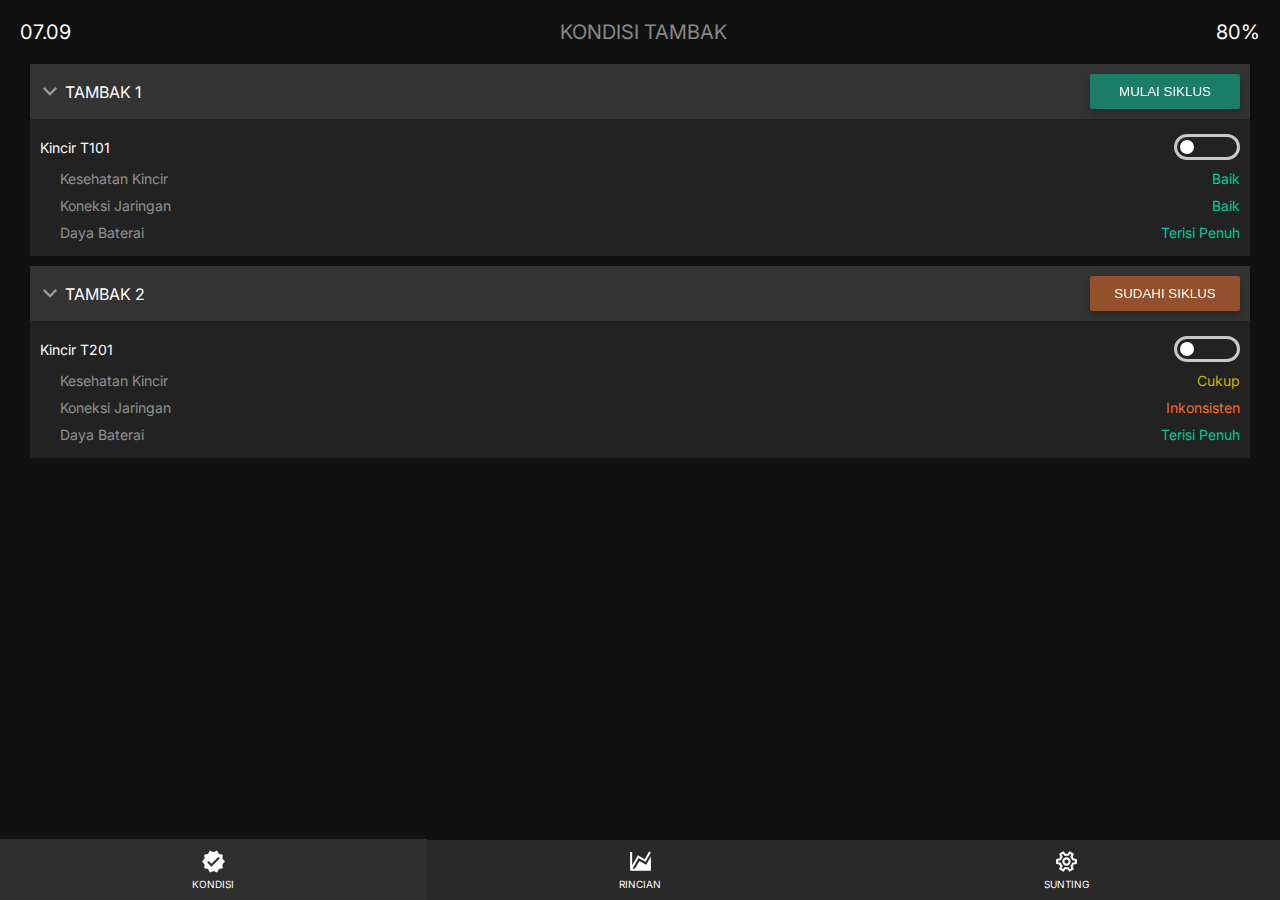
<file: index.html>
<!DOCTYPE html>
<html lang="en">
  <head>
    <meta charset="UTF-8" />
    <meta http-equiv="X-UA-Compatible" content="IE=edge" />
    <meta name="viewport" content="width=device-width, initial-scale=1.0" />
    <title>Jentera App</title>
    <link rel="stylesheet" href="./template.css" />
    <link rel="stylesheet" href="./kondisi.css" />
  </head>
  <body>
    <header>
      <div class="head clock" id="clockElement"></div>
      <div class="head status">Kondisi Tambak</div>
      <div class="head battery">80%</div>
    </header>
    <main>
      <div class="container">
        <div class="card">
          <div class="card-header show">
            <div class="deviceName">
              <div class="chevron-icon"></div>
              Tambak 1
            </div>
            <div class="cycleButton">
              <button type="Stopped" class="cycleButton_btn">
                Mulai Siklus
              </button>
            </div>
          </div>
          <div class="card-body show">
            <div class="row">
              <div class="kincirName">Kincir T101</div>
              <div class="toggle-container">
                <input type="checkbox" id="toggle-switch" />
                <label for="toggle-switch" class="toggle-label"></label>
              </div>
            </div>
            <div class="row">
              <div class="parameter">Kesehatan Kincir</div>
              <div class="parameterStatus high">Baik</div>
            </div>
            <div class="row">
              <div class="parameter">Koneksi Jaringan</div>
              <div class="parameterStatus high">Baik</div>
            </div>
            <div class="row">
              <div class="parameter">Daya Baterai</div>
              <div class="parameterStatus high">Terisi Penuh</div>
            </div>
          </div>
        </div>
        <div class="card">
          <div class="card-header show">
            <div class="deviceName">
              <div class="chevron-icon"></div>
              Tambak 2
            </div>
            <div class="cycleButton started">
              <button type="Started" class="cycleButton_btn">
                Sudahi Siklus
              </button>
            </div>
          </div>
          <div class="card-body show">
            <div class="row">
              <div class="kincirName">Kincir T201</div>
              <div class="toggle-container">
                <input type="checkbox" id="toggle-switch-2" />
                <label for="toggle-switch-2" class="toggle-label"></label>
              </div>
            </div>
            <div class="row">
              <div class="parameter">Kesehatan Kincir</div>
              <div class="parameterStatus mid">Cukup</div>
            </div>
            <div class="row">
              <div class="parameter">Koneksi Jaringan</div>
              <div class="parameterStatus low">Inkonsisten</div>
            </div>
            <div class="row">
              <div class="parameter">Daya Baterai</div>
              <div class="parameterStatus high">Terisi Penuh</div>
            </div>
          </div>
        </div>
      </div>
    </main>
    <footer>
      <div class="tab tabActive" id="kondisi">
        <div class="icon">
          <a href="./index.html">
            <div class="svg">
              <img src="./assets/bottom-tab/kondisi.svg" alt="" />
            </div>
            Kondisi
          </a>
        </div>
      </div>
      <div class="tab" id="rincian">
        <div class="icon">
          <a href="./rincian.html">
            <div class="svg">
              <img src="./assets/bottom-tab/rincian.svg" alt="" />
            </div>
            Rincian
          </a>
        </div>
      </div>
      <div class="tab" id="sunting">
        <div class="icon">
          <a href="./sunting.html">
            <div class="svg">
              <img src="./assets/bottom-tab/sunting.svg" alt="" />
            </div>
            Sunting
          </a>
        </div>
      </div>
    </footer>
    <script src="./script.js"></script>
  </body>
</html>
</file>
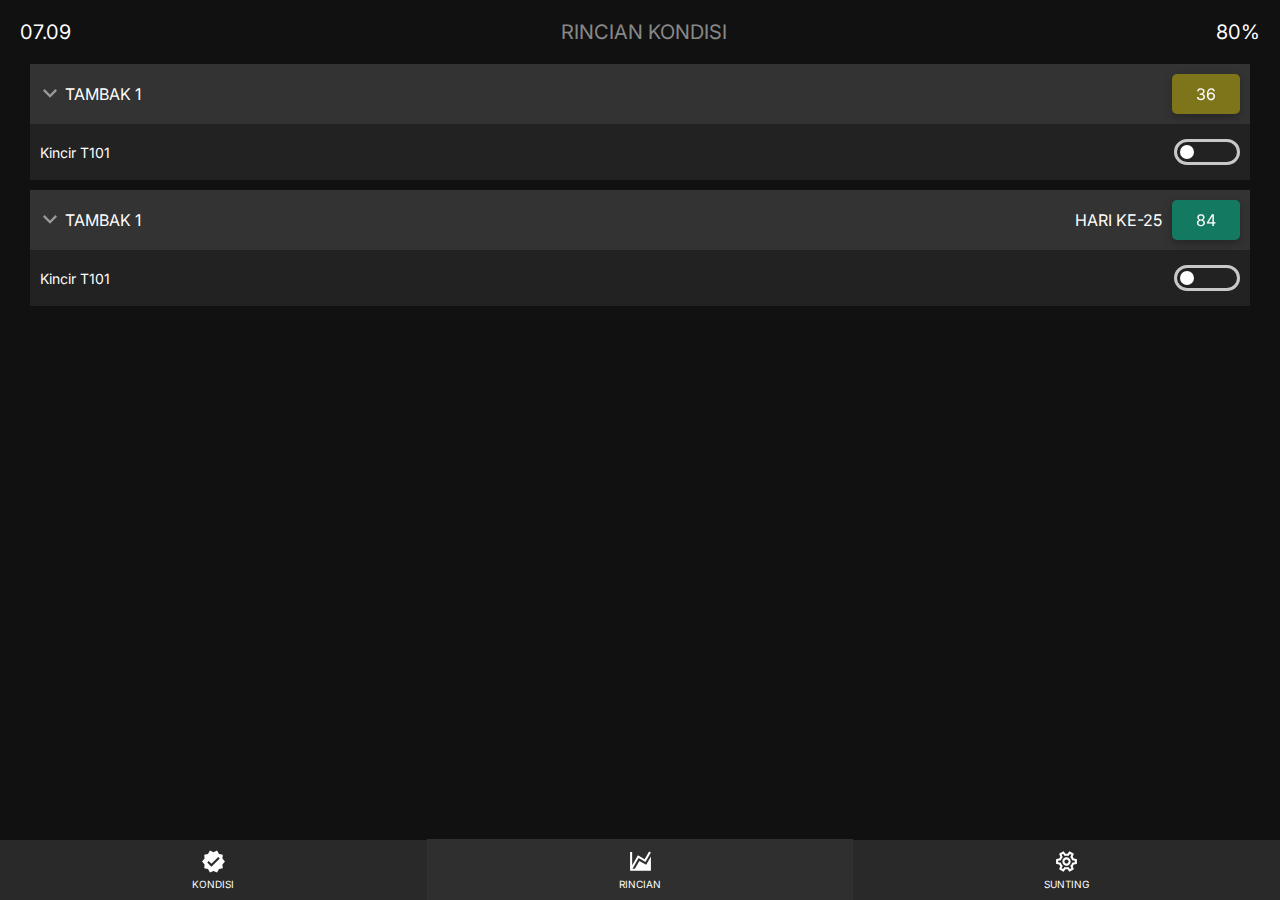
<file: rincian.html>
<!DOCTYPE html>
<html lang="en">
  <head>
    <meta charset="UTF-8" />
    <meta http-equiv="X-UA-Compatible" content="IE=edge" />
    <meta name="viewport" content="width=device-width, initial-scale=1.0" />
    <title>Jentera App</title>
    <link rel="stylesheet" href="./template.css" />
    <link rel="stylesheet" href="./rincian.css" />
  </head>
  <body>
    <header>
      <div class="head clock" id="clockElement"></div>
      <div class="head status">Rincian Kondisi</div>
      <div class="head battery">80%</div>
    </header>
    <div class="container">
      <div class="card">
        <div class="card-header show">
          <div class="deviceName">
            <div class="chevron-icon"></div>
            Tambak 1
          </div>
          <div class="sideHeader">
            <div class="pondRating mid">36</div>
          </div>
        </div>
        <div class="card-body show">
          <div class="row">
            <div class="kincirName">Kincir T101</div>
            <div class="toggle-container">
              <input type="checkbox" id="toggle-switch" />
              <label for="toggle-switch" class="toggle-label"></label>
            </div>
          </div>
        </div>
      </div>
      <div class="card">
        <div class="card-header show">
          <div class="deviceName">
            <div class="chevron-icon"></div>
            Tambak 1
          </div>
          <div class="sideHeader">
            <div class="hari">Hari ke-25</div>
            <div class="pondRating high">84</div>
          </div>
        </div>
        <div class="card-body show">
          <div class="row">
            <div class="kincirName">Kincir T101</div>
            <div class="toggle-container">
              <input type="checkbox" id="toggle-switch" />
              <label for="toggle-switch" class="toggle-label"></label>
            </div>
          </div>
        </div>
      </div>
    </div>

    <footer>
      <div class="tab" id="kondisi">
        <div class="icon">
          <a href="index.html">
            <div class="svg">
              <img src="./assets/bottom-tab/kondisi.svg" alt="" />
            </div>
            Kondisi
          </a>
        </div>
      </div>
      <div class="tab tabActive" id="rincian">
        <div class="icon">
          <a href="rincian.html">
            <div class="svg">
              <img src="./assets/bottom-tab/rincian.svg" alt="" />
            </div>
            Rincian
          </a>
        </div>
      </div>
      <div class="tab" id="sunting">
        <div class="icon">
          <a href="sunting.html">
            <div class="svg">
              <img src="./assets/bottom-tab/sunting.svg" alt="" />
            </div>
            Sunting
          </a>
        </div>
      </div>
    </footer>
    <script src="./script.js"></script>
  </body>
</html>
</file>
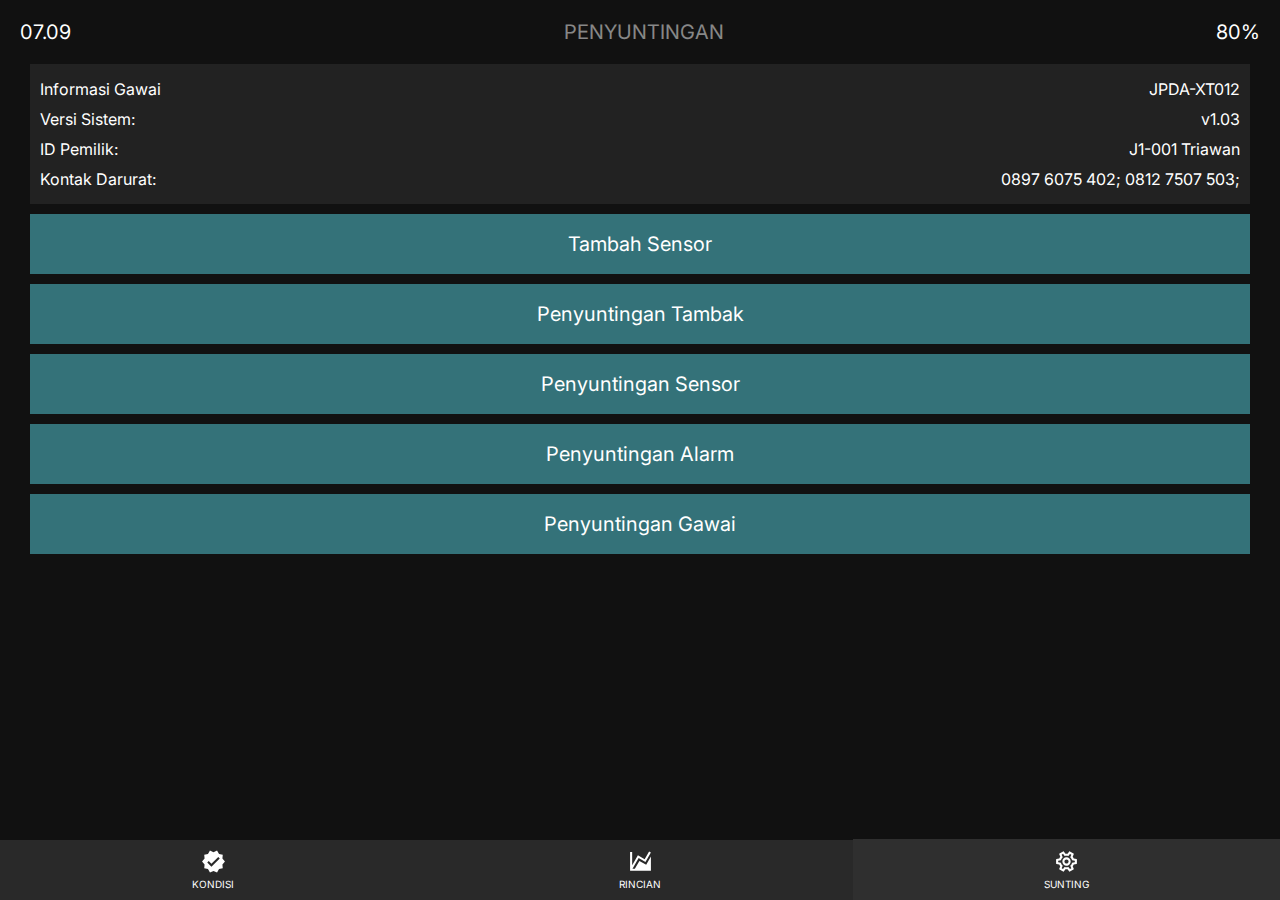
<file: sunting.html>
<!DOCTYPE html>
<html lang="en">
  <head>
    <meta charset="UTF-8" />
    <meta http-equiv="X-UA-Compatible" content="IE=edge" />
    <meta name="viewport" content="width=device-width, initial-scale=1.0" />
    <title>Jentera App</title>
    <link rel="stylesheet" href="./template.css" />
    <link rel="stylesheet" href="./sunting.css" />
  </head>
  <body>
    <header>
      <div class="head clock" id="clockElement"></div>
      <div class="head status">Penyuntingan</div>
      <div class="head battery">80%</div>
    </header>

    
    <div class="container">

  <div class="card">
    <div class="card-body show">
      <div class="row">
        <div class="info">Informasi Gawai</div>
        <div class="infovalue">JPDA-XT012</div>
      </div>
      <div class="row">
        <div class="detail">Versi Sistem:</div>
        <div class="detailvalue">v1.03</div>
      </div>
      <div class="row">
        <div class="detail">ID Pemilik:</div>
        <div class="detailvalue">J1-001 Triawan</div>
      </div>
      <div class="row">
        <div class="detail">Kontak Darurat:</div>
        <div class="detailvalue">0897 6075 402; 0812 7507 503;</div>
      </div>


    </div>
  </div>
 
    <div class="suntingoption">
        <div class="suntingvar">
         Tambah Sensor
      </div>
    </div>

    <div class="suntingoption">
      <div class="suntingvar">
        Penyuntingan Tambak
      </div>
    </div>
 
    <div class="suntingoption">
      <div class="suntingvar">
        Penyuntingan Sensor
      </div>
    </div>
 
    <div class="suntingoption">
      <div class="suntingvar">
        Penyuntingan Alarm
      </div>
    </div>
 
    <div class="suntingoption">
      <div class="suntingvar">
        Penyuntingan Gawai
      </div>
    </div>



</div>
  </div>

    <footer>
      <div class="tab" id="kondisi">
        <div class="icon">
        <nav><a href="index.html">
          <div class="svg">
            <img src="./assets/bottom-tab/kondisi.svg" alt="" />
          </div>
          Kondisi
          </a>
        </div>
      </div>
      <div class="tab" id="rincian">
        <div class="icon">
          <nav><a href="rincian.html">
          <div class="svg">
            <img src="./assets/bottom-tab/rincian.svg" alt=""/>
          </div>
          Rincian
          </a>
        </nav>
        </div>
      </div>
      <div class="tab tabActive" id="sunting">
        <div class="icon">
        <nav><a href="sunting.html">
          <div class="svg">
            <img src="./assets/bottom-tab/sunting.svg" alt=""/>
          </div>
          Sunting
        </a>
        </div>
      </div>
    </footer>
    <script src="./script.js"></script>
  </body>
</html>
</file>
<file: template.css>
@import url('https://fonts.googleapis.com/css2?family=Inter:wght@300;400;700&display=swap');

:root {
  --hitam: #111;
  --putih: #ffffff;
  --putih-transparan: #ffffff80;
  --abu-abu: #333333;
  --abu-abu-tua: #222222;
  --hijau: #00ca99;
  --hijau-tua: #147961;
  --kuning: #cab600;
  --kuning-tua: #7e741a;
  --oranye: #f66d26;
  --biruhijau: #347279;
  --biruhijau-tua: hsl(186, 40%, 30%);
}

html,
body {
  padding: 0;
  margin: 0;
  box-sizing: border-box;
  background-color: var(--hitam);
  user-select: none;
}

header {
  background-color: var(--hitam);
  color: var(--putih);

  display: flex;
  flex-direction: row;
  justify-content: space-between;
}

.head {
  padding: 20px;
  font-family: 'Inter', sans-serif;
  font-weight: 400;
  font-size: 20px;
}

.status {
  color: var(--putih-transparan);
  text-transform: uppercase;
}

footer {
  position: fixed;
  bottom: 0;
  left: 0;
  right: 0;
  display: flex;
  flex-direction: row;
  justify-content: space-around;
  align-items: center;
  background-color: #292929;
  height: 60px;
}

.tab {
  flex: 1;
  text-align: center;
  padding: 10px;
  color: var(--putih);
  font-family: 'Inter', sans-serif;
}

.tab a {
  text-transform: uppercase;
  text-decoration: none;
  color: var(--putih);
}

.tabActive {
  background-color: #2f2f2f;
}

.icon {
  display: flex;
  flex-direction: column;
  align-items: center;
  font-family: Inter;
  font-size: 10px;
  font-weight: 400;
  line-height: 14px;
  letter-spacing: 0em;
  text-align: center;
}

.container {
  padding: 0px 30px;
}

.card {
  display: flex;
  flex-direction: column;
  width: 100%;
  background-color: var(--abu-abu);
  margin-bottom: 10px;
}

.card-header {
  display: flex;
  flex-direction: row;
  align-items: center;
  justify-content: space-between;
  cursor: pointer;
  padding: 10px;
  background-color: var(--abu-abu);
  text-transform: uppercase;
}

.chevron-icon {
  width: 10px;
  height: 20px;
  margin-left: 5px;
  margin-right: 10px;
  background-image: url('./assets/chevron/chevron.svg');
  background-repeat: no-repeat;
  background-position: center;
  transition: transform 0.2s ease-in-out;
}

.show .chevron-icon {
  transform: rotate(90deg);
}

.card-body {
  display: none;
  flex-direction: column;
  color: var(--putih);
  background-color: #222222;
  padding: 10px;
}

.card-body.show {
  display: flex;
}

.row {
  display: flex;
  flex-direction: row;
  align-items: center;
  justify-content: space-between;
  font-family: 'Inter';
  font-weight: 400;
  padding: 5px 0;
}

.toggle-container {
  position: relative;
  width: 60px;
  height: 20px;
  border: 3px solid #c8c8c8;
  border-radius: 15px;
}

.toggle-label {
  position: absolute;
  top: 0;
  left: 0;
  right: 0;
  bottom: 0;
  border-radius: 10px;
  cursor: pointer;
  transition: background-color 0.3s;
}

.toggle-label:before {
  content: '';
  position: absolute;
  top: 3px;
  left: 3px;
  width: 14px;
  height: 14px;
  background-color: #fff;
  border-radius: 10px;
  transition: transform 0.3s;
}

input[type='checkbox'] {
  opacity: 0;
  width: 0;
  height: 0;
}

input[type='checkbox']:checked + .toggle-label {
  background-color: transparent;
}

input[type='checkbox']:checked + .toggle-label:before {
  transform: translateX(40px);
  background-color: #00ca99;
}

.parameter {
  color: var(--putih-transparan);
  font-size: 14px;
  font-weight: 400;
  margin-left: 20px;
  text-align: left;
}

.deviceName {
  display: flex;
  align-items: center;
  font-family: 'Inter', sans-serif;
  text-align: left;
  color: rgba(255, 255, 255, 1);
}

.kincirName {
  color: rgba(255, 255, 255, 1);
  font-size: 14px;
  line-height: 17px;
  letter-spacing: 0em;
  text-align: left;
}

.parameterStatus {
  font-size: 14px;
  text-align: right;
}

.parameterStatus.high {
  color: var(--hijau);
}

.parameterStatus.mid {
  color: var(--kuning);
}

.parameterStatus.low {
  color: var(--oranye);
}
</file>
<file: kondisi.css>
.cycleButton button {
  text-transform: uppercase;
  width: 150px;
  background-color: #1a7e66;
  color: var(--putih);
  outline: 0;
  border: 0;
  border-radius: 2px;
  padding: 10px 24px;
  filter: drop-shadow(0px 4px 4px rgba(0, 0, 0, 0.25));
}

.cycleButton button:hover {
  cursor: pointer;
  transform: scale(0.98);
}

.cycleButton.started button {
  background-color: #94502c;
}
</file>
<file: rincian.css>
.sideHeader {
  display: flex;
  flex-direction: row;
  align-items: center;
  font-family: 'Inter', sans-serif;
}

.hari {
  color: var(--putih);
  margin-right: 10px;
}

.pondRating {
  color: var(--putih);
  border-radius: 5px;
  padding: 10px 24px;
  filter: drop-shadow(0px 4px 4px rgba(0, 0, 0, 0.25));
}

.pondRating.high {
  background-color: var(--hijau-tua);
}

.pondRating.mid {
  background-color: var(--kuning-tua);
}

.pondRating.low {
  background-color: var(--oranye);
}
</file>
<file: sunting.css>
.suntingoption {
  display: flex;
  align-items: center;
  justify-content: center;
  font-family: 'Inter', sans-serif;
  font-size: 20px;
  color: var(--putih);
  height: 60px;
  width: 100%;
  margin-bottom: 10px;
  background-color: var(--biruhijau);
  cursor: pointer;
}

.suntingoption:hover {
  background-color: var(--biruhijau-tua);
}

.suntingoption:active {
  transform: scale(0.99);
  border: 0.5px solid rgba(17, 17, 17, 70%);
  box-shadow: inset 1px 1px 1px rgb(17, 17, 17, 50%);
}
</file>
